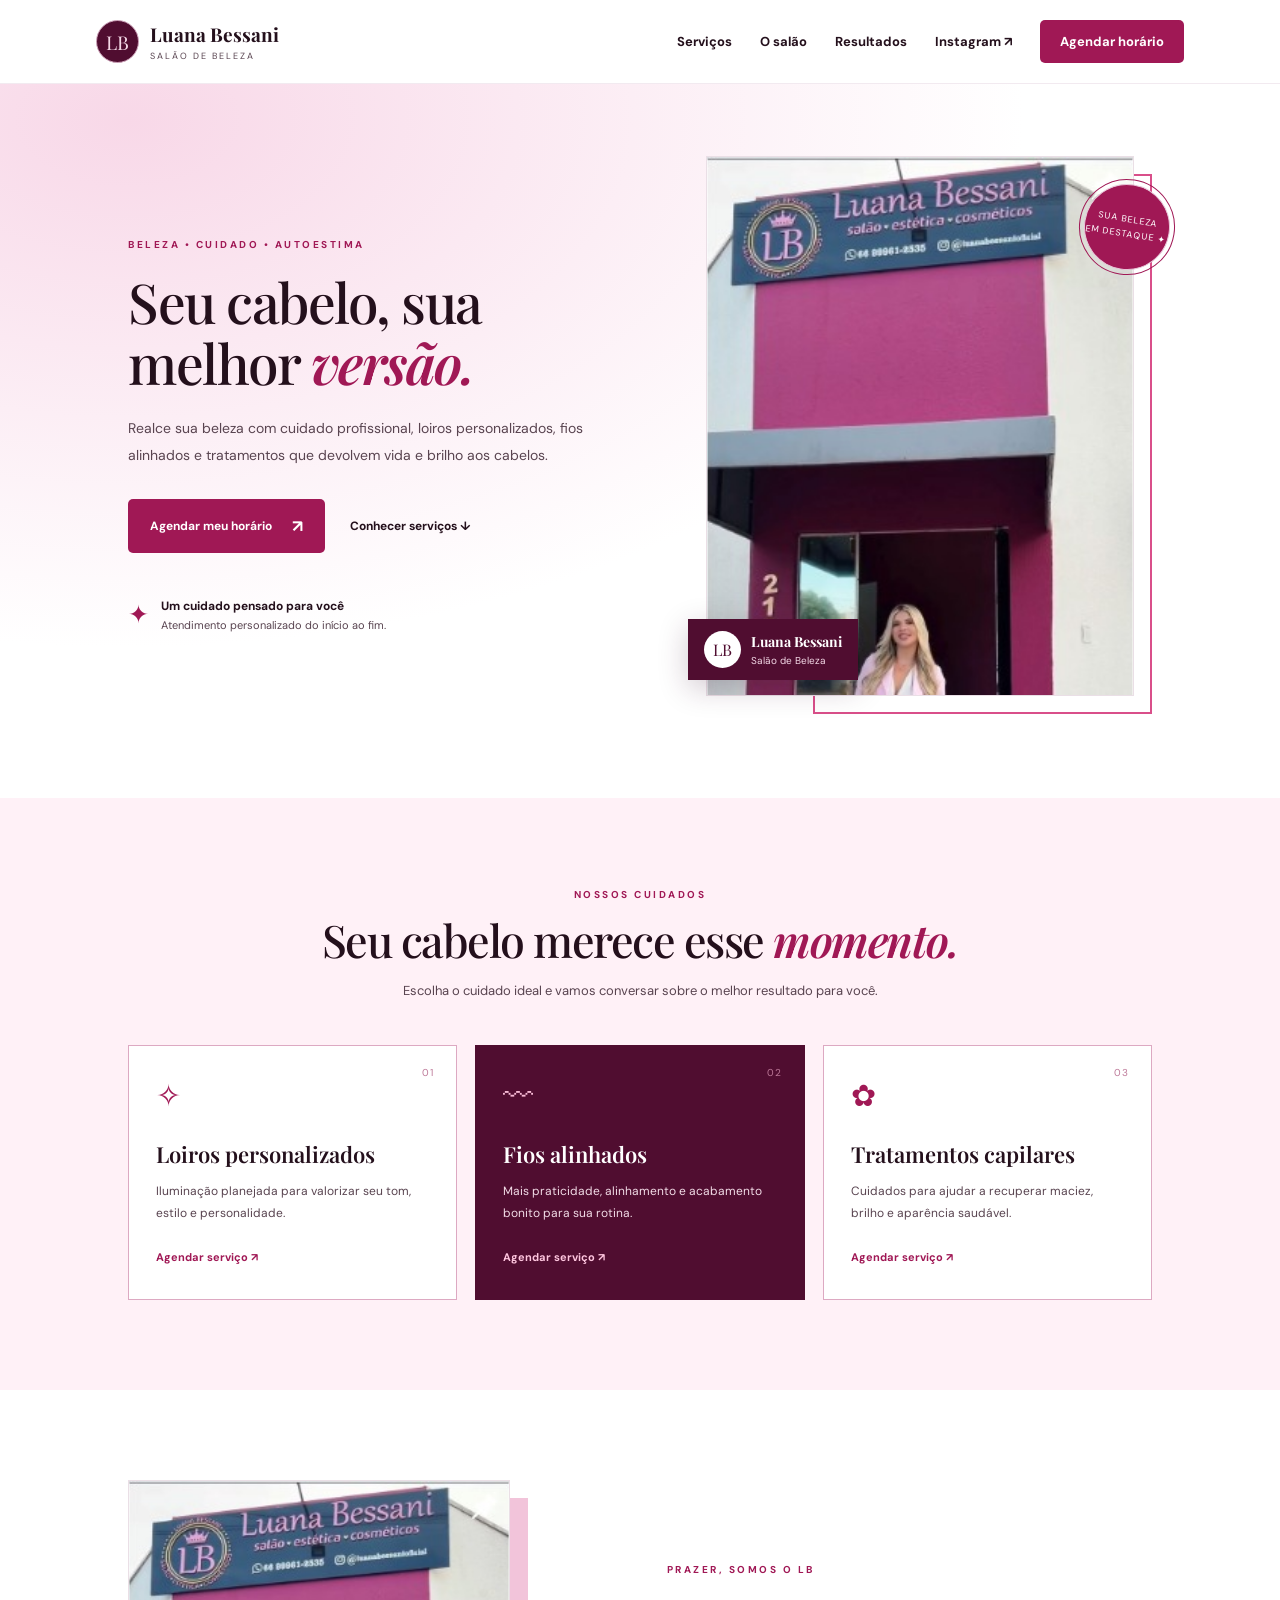
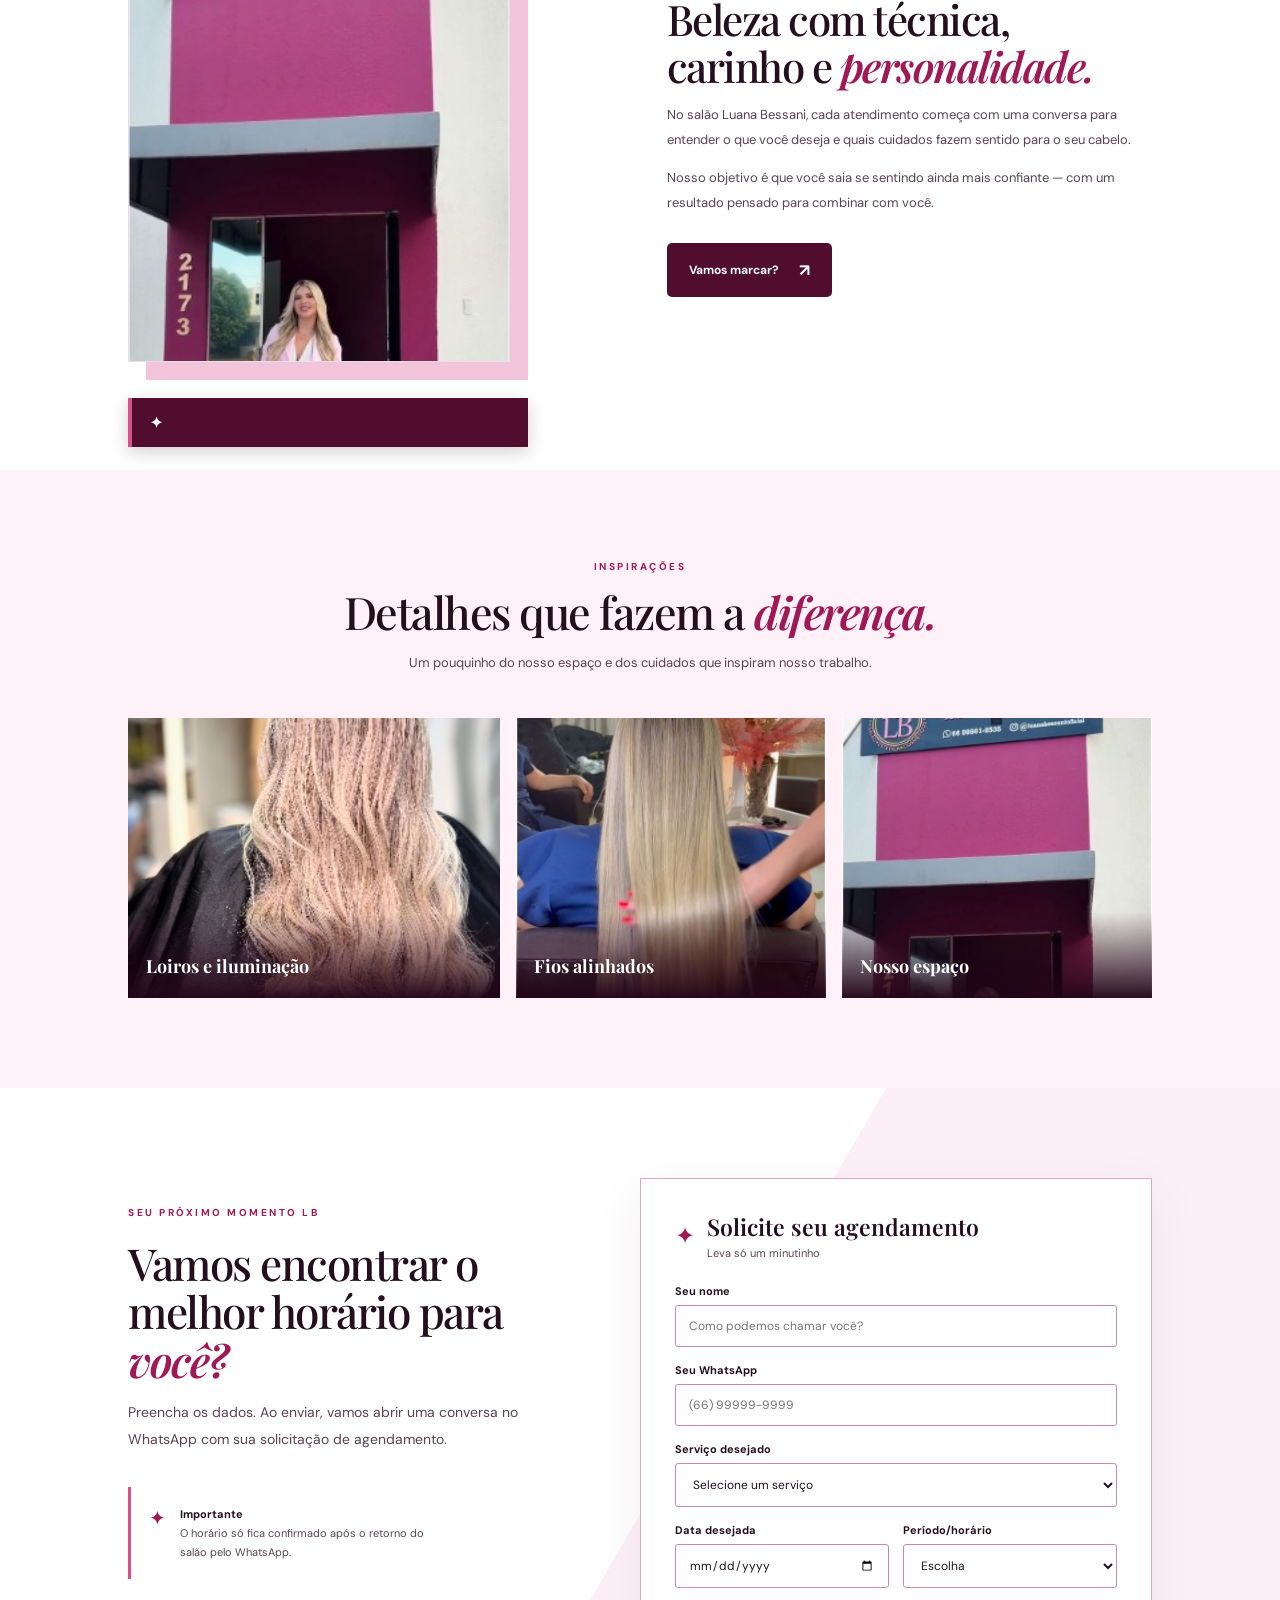
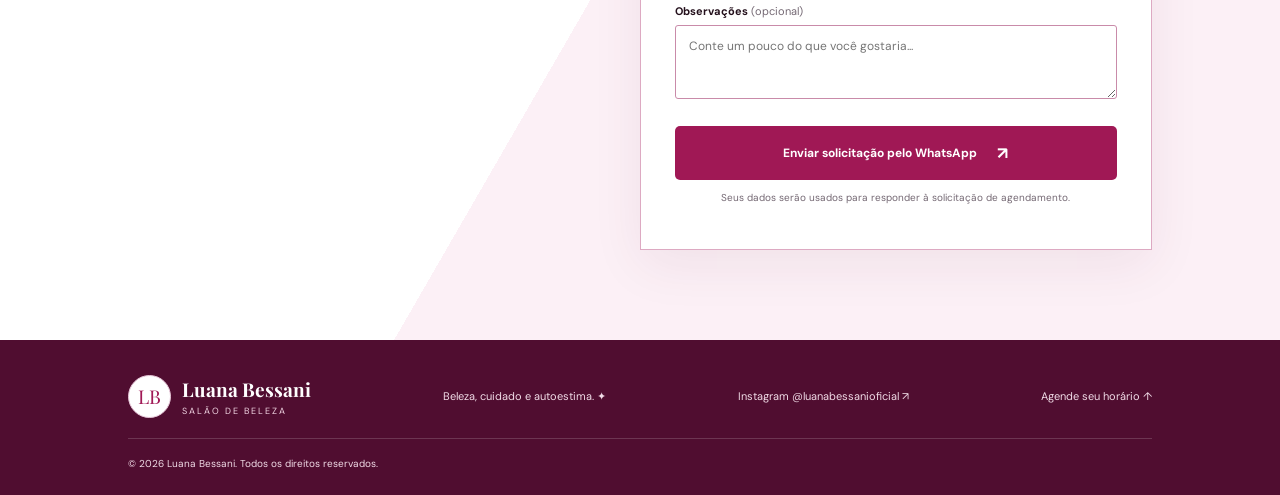
<file: index.html>
<!DOCTYPE html>
<html lang="pt-BR">
<head>
  <meta charset="UTF-8" />
  <meta name="viewport" content="width=device-width, initial-scale=1.0" />
  <meta name="theme-color" content="#500D30" />
  <meta name="description" content="Luana Bessani Salão de Beleza — loiros, fios alinhados e tratamentos capilares. Agende seu horário pelo WhatsApp." />
  <title>Luana Bessani | Salão de Beleza</title>
  <link rel="preconnect" href="https://fonts.googleapis.com" />
  <link rel="preconnect" href="https://fonts.gstatic.com" crossorigin />
  <link href="https://fonts.googleapis.com/css2?family=DM+Sans:wght@400;500;600;700&family=Playfair+Display:ital,wght@0,500;0,600;0,700;1,500;1,600&display=swap" rel="stylesheet" />
  <link rel="stylesheet" href="style.css" />
</head>
<body>
  <header class="topbar">
    <a class="brand" href="#inicio" aria-label="Luana Bessani - início">
      <span class="brand-mark">LB</span>
      <span><strong>Luana Bessani</strong><small>SALÃO DE BELEZA</small></span>
    </a>
    <button class="menu-toggle" id="menuToggle" aria-label="Abrir menu" aria-expanded="false">☰</button>
    <nav id="mainNav">
      <a href="#servicos">Serviços</a><a href="#sobre">O salão</a><a href="#galeria">Resultados</a>
      <a href="https://www.instagram.com/luanabessanioficial/" target="_blank" rel="noopener noreferrer">Instagram ↗</a>
      <a class="nav-cta" href="#agendamento">Agendar horário</a>
    </nav>
  </header>

  <main>
    <section class="hero" id="inicio">
      <div class="hero-copy">
        <span class="eyebrow">BELEZA • CUIDADO • AUTOESTIMA</span>
        <h1>Seu cabelo, sua melhor <em>versão.</em></h1>
        <p>Realce sua beleza com cuidado profissional, loiros personalizados, fios alinhados e tratamentos que devolvem vida e brilho aos cabelos.</p>
        <div class="hero-actions">
          <a class="button primary" href="#agendamento">Agendar meu horário <span>↗</span></a>
          <a class="text-link" href="#servicos">Conhecer serviços ↓</a>
        </div>
        <div class="hero-note"><span class="sparkle">✦</span><span><strong>Um cuidado pensado para você</strong><small>Atendimento personalizado do início ao fim.</small></span></div>
      </div>
      <div class="hero-visual">
        <img src="fachada-salao.jpg" alt="Fachada do salão Luana Bessani" />
        <div class="image-caption"><span class="caption-icon">LB</span><span><strong>Luana Bessani</strong><small>Salão de Beleza</small></span></div>
        <div class="round-stamp">SUA BELEZA<br />EM DESTAQUE ✦</div>
      </div>
    </section>

    <section class="services section" id="servicos">
      <div class="section-heading"><span class="eyebrow">NOSSOS CUIDADOS</span><h2>Seu cabelo merece esse <em>momento.</em></h2><p>Escolha o cuidado ideal e vamos conversar sobre o melhor resultado para você.</p></div>
      <div class="service-grid">
        <article class="service-card"><span class="service-number">01</span><div class="service-icon">✧</div><h3>Loiros personalizados</h3><p>Iluminação planejada para valorizar seu tom, estilo e personalidade.</p><a href="#agendamento" data-service="Loiros personalizados">Agendar serviço ↗</a></article>
        <article class="service-card featured"><span class="service-number">02</span><div class="service-icon">〰</div><h3>Fios alinhados</h3><p>Mais praticidade, alinhamento e acabamento bonito para sua rotina.</p><a href="#agendamento" data-service="Fios alinhados">Agendar serviço ↗</a></article>
        <article class="service-card"><span class="service-number">03</span><div class="service-icon">✿</div><h3>Tratamentos capilares</h3><p>Cuidados para ajudar a recuperar maciez, brilho e aparência saudável.</p><a href="#agendamento" data-service="Tratamentos capilares">Agendar serviço ↗</a></article>
      </div>
    </section>

    <section class="about section" id="sobre">
      <div class="about-photo">
        <img src="fachada-salao.jpg" alt="Entrada do salão Luana Bessani" />
        <div class="photo-label">✦</div>
      </div>
      <div class="about-copy">
        <span class="eyebrow">PRAZER, SOMOS O LB</span>
        <h2>Beleza com técnica, carinho e <em>personalidade.</em></h2>
        <p>No salão Luana Bessani, cada atendimento começa com uma conversa para entender o que você deseja e quais cuidados fazem sentido para o seu cabelo.</p>
        <p>Nosso objetivo é que você saia se sentindo ainda mais confiante — com um resultado pensado para combinar com você.</p>
        <a class="button dark" href="#agendamento">Vamos marcar? <span>↗</span></a>
      </div>
    </section>

    <section class="gallery section" id="galeria">
      <div class="section-heading"><span class="eyebrow">INSPIRAÇÕES</span><h2>Detalhes que fazem a <em>diferença.</em></h2><p>Um pouquinho do nosso espaço e dos cuidados que inspiram nosso trabalho.</p></div>
      <div class="gallery-grid">
        <figure class="gallery-large"><img src="cabelo-loiro.jpg" alt="Resultado de cabelo loiro com ondas" /><figcaption>Loiros e iluminação</figcaption></figure>
        <figure><img src="cabelo-liso.jpg" alt="Cabelo longo e alinhado" /><figcaption>Fios alinhados</figcaption></figure>
        <figure><img src="fachada-salao.jpg" alt="Fachada do salão" /><figcaption>Nosso espaço</figcaption></figure>
      </div>
    </section>

    <section class="booking section" id="agendamento">
      <div class="booking-intro">
        <span class="eyebrow">SEU PRÓXIMO MOMENTO LB</span>
        <h2>Vamos encontrar o melhor horário para <em>você?</em></h2>
        <p>Preencha os dados. Ao enviar, vamos abrir uma conversa no WhatsApp com sua solicitação de agendamento.</p>
        <div class="booking-tip"><span>✦</span><p><strong>Importante</strong><br />O horário só fica confirmado após o retorno do salão pelo WhatsApp.</p></div>
      </div>
      <form id="bookingForm" class="booking-form">
        <div class="form-title"><span>✦</span><div><h3>Solicite seu agendamento</h3><p>Leva só um minutinho</p></div></div>
        <label for="name">Seu nome</label><input id="name" name="name" type="text" placeholder="Como podemos chamar você?" autocomplete="name" required />
        <label for="phone">Seu WhatsApp</label><input id="phone" name="phone" type="tel" placeholder="(66) 99999-9999" autocomplete="tel" required />
        <label for="service">Serviço desejado</label>
        <select id="service" name="service" required><option value="">Selecione um serviço</option><option>Loiros personalizados</option><option>Fios alinhados</option><option>Tratamentos capilares</option><option>Corte e finalização</option><option>Quero uma avaliação</option><option>Outro serviço</option></select>
        <div class="form-row">
          <div><label for="date">Data desejada</label><input id="date" name="date" type="date" required /></div>
          <div><label for="time">Período/horário</label><select id="time" name="time" required><option value="">Escolha</option><option>Manhã</option><option>Início da tarde</option><option>Fim da tarde</option><option>Tenho flexibilidade</option></select></div>
        </div>
        <label for="message">Observações <span class="optional">(opcional)</span></label>
        <textarea id="message" name="message" rows="3" placeholder="Conte um pouco do que você gostaria..."></textarea>
        <button class="button primary submit-button" type="submit">Enviar solicitação pelo WhatsApp <span>↗</span></button>
        <p class="privacy-note">Seus dados serão usados para responder à solicitação de agendamento.</p>
        <p id="formStatus" class="form-status" role="status" aria-live="polite"></p>
      </form>
    </section>
  </main>

  <footer>
    <a class="brand footer-brand" href="#inicio"><span class="brand-mark">LB</span><span><strong>Luana Bessani</strong><small>SALÃO DE BELEZA</small></span></a>
    <p>Beleza, cuidado e autoestima. ✦</p>
    <a href="https://www.instagram.com/luanabessanioficial/" target="_blank" rel="noopener noreferrer">Instagram @luanabessanioficial ↗</a>
    <a href="#agendamento">Agende seu horário ↑</a>
    <small class="copyright">© <span id="year"></span> Luana Bessani. Todos os direitos reservados.</small>
  </footer>
  <script src="script.js"></script>
</body>
</html>
</file>
<file: style.css>
@import url('https://fonts.googleapis.com/css2?family=DM+Sans:wght@400;500;600;700&family=Playfair+Display:ital,wght@0,500;0,600;0,700;1,500;1,600&display=swap');

:root {
  --plum: #A01855;
  --plum-dark: #500D30;
  --pink: #F2C4DA;
  --rose: #D94F8A;
  --ink: #24101C;
  --muted: #594450;
  --cream: #FFF1F7;
  --line: #DDA9C2;
  --white: #FFFFFF;
}
* { box-sizing: border-box; }
html { scroll-behavior: smooth; scroll-padding-top: 90px; }
body { margin: 0; background: var(--white); color: var(--ink); font-family: 'DM Sans', sans-serif; }
a { color: inherit; text-decoration: none; }
img { max-width: 100%; }
.topbar { min-height: 84px; padding: 0 7.5%; display: flex; align-items: center; justify-content: space-between; gap: 24px; border-bottom: 1px solid #f2eaf0; background: var(--white); position: sticky; top: 0; z-index: 20; }
.brand { display: flex; align-items: center; gap: 11px; flex-shrink: 0; }
.brand-mark { height: 43px; width: 43px; border-radius: 50%; display: grid; place-items: center; background: var(--plum-dark); border: 1px solid #cda2b9; color: #f4d9e7; font-family: 'Playfair Display', serif; font-size: 19px; }
.brand strong { display: block; font-family: 'Playfair Display', serif; font-size: 19px; }
.brand small { display: block; font-size: 9px; letter-spacing: 2px; color: var(--muted); margin-top: 3px; }
.topbar nav { display: flex; align-items: center; gap: 28px; font-size: 13px; font-weight: 700; }
.topbar nav > a:not(.nav-cta):hover, .text-link:hover { color: var(--plum); }
.nav-cta { padding: 13px 20px; border-radius: 5px; background: var(--plum); color: var(--white); }
.menu-toggle { display: none; background: none; border: 0; color: var(--plum-dark); font-size: 27px; cursor: pointer; }
.hero { padding: 72px 10% 84px; display: grid; grid-template-columns: 1fr .9fr; align-items: center; gap: 8%; background: radial-gradient(ellipse at 10% 5%, #F8D8E8 0, transparent 55%), var(--white); }
.eyebrow { font-size: 10px; letter-spacing: 2.5px; font-weight: 700; color: var(--plum); display: block; margin-bottom: 20px; }
.hero h1, .section h2 { font-family: 'Playfair Display', serif; font-size: clamp(39px, 4.3vw, 61px); line-height: 1.11; font-weight: 500; letter-spacing: -1.5px; margin: 0 0 22px; }
.hero h1 em, .section h2 em { color: var(--plum); font-weight: 600; }
.hero-copy > p, .section-heading > p, .about-copy > p, .booking-intro > p { color: var(--muted); font-size: 14px; line-height: 1.9; max-width: 500px; }
.hero-actions { display: flex; align-items: center; flex-wrap: wrap; gap: 25px; margin-top: 30px; }
.button { border: 0; display: inline-flex; align-items: center; justify-content: center; gap: 20px; padding: 16px 22px; border-radius: 5px; font: 700 12px 'DM Sans', sans-serif; cursor: pointer; transition: transform .2s, background .2s; }
.button:hover { transform: translateY(-2px); }
.primary { background: var(--plum); color: var(--white); }
.primary:hover { background: var(--plum-dark); }
.button span { font-size: 17px; }
.text-link { font-size: 12px; font-weight: 700; }
.hero-note { display: flex; align-items: center; gap: 12px; margin-top: 45px; }
.sparkle { font-size: 25px; color: var(--plum); }
.hero-note strong, .hero-note small { display: block; }
.hero-note strong { font-size: 12px; }
.hero-note small { font-size: 11px; color: var(--muted); margin-top: 4px; }
.hero-visual { min-width: 0; height: auto; aspect-ratio: 4 / 5; max-height: 560px; position: relative; padding: 0 18px 18px 0; }
.hero-visual::before { content: ''; position: absolute; right: 0; top: 18px; bottom: 0; width: 75%; border: 2px solid var(--rose); }
.hero-visual > img { position: relative; display: block; width: 100%; height: 100%; object-fit: cover; object-position: center 35%; background: var(--cream); border: 1px solid #eadfe6; }
.image-caption { position: absolute; bottom: 34px; left: -18px; background: var(--plum-dark); color: var(--white); box-shadow: 0 8px 30px #3c17333b; padding: 12px 16px; display: flex; align-items: center; gap: 10px; max-width: calc(100% - 12px); z-index: 2; }
.caption-icon { height: 37px; width: 37px; flex: 0 0 37px; border-radius: 50%; display: grid; place-items: center; background: var(--white); color: var(--plum-dark); font-family: 'Playfair Display', serif; }
.image-caption strong, .image-caption small { display: block; }
.image-caption strong { font-family: 'Playfair Display', serif; font-size: 14px; }
.image-caption small { font-size: 10px; color: #f4d9e7; margin-top: 3px; }
.round-stamp { position: absolute; right: -18px; top: 28px; width: 86px; height: 86px; border-radius: 50%; background: var(--plum); color: var(--white); display: grid; place-content: center; text-align: center; font-size: 9px; line-height: 1.7; letter-spacing: 1px; transform: rotate(9deg); border: 1px solid #e8c4d7; outline: 1px solid var(--plum); outline-offset: 4px; z-index: 3; }
.section { padding: 90px 10%; }
.section-heading { text-align: center; max-width: 650px; margin: 0 auto 42px; }
.section-heading .eyebrow { margin-bottom: 14px; }
.section h2 { font-size: clamp(34px, 3.5vw, 46px); margin-bottom: 14px; }
.section-heading > p { margin: 0 auto; font-size: 13px; }
.services, .gallery { background: var(--cream); }
.service-grid { display: grid; grid-template-columns: repeat(3, 1fr); gap: 18px; }
.service-card { background: var(--white); padding: 30px 27px 28px; border: 1px solid var(--line); position: relative; min-height: 255px; }
.service-card.featured { background: var(--plum-dark); color: var(--white); border-color: var(--plum-dark); }
.service-number { position: absolute; right: 22px; top: 20px; color: #bd7898; font-size: 10px; letter-spacing: 1px; }
.service-icon { font-size: 30px; color: var(--plum); margin-bottom: 24px; }
.featured .service-icon { color: #f5b8d3; }
.service-card h3 { font-family: 'Playfair Display', serif; font-size: 22px; font-weight: 600; margin: 0 0 12px; }
.service-card p { font-size: 12px; line-height: 1.8; color: var(--muted); min-height: 45px; }
.service-card.featured p { color: #f2dce7; }
.service-card > a { display: inline-block; font-size: 11px; font-weight: 700; color: var(--plum); margin-top: 12px; }
.service-card.featured > a { color: #ffc6df; }
.about { display: grid; grid-template-columns: .9fr 1fr; gap: 10%; align-items: center; }
.about-photo { position: relative; padding: 0 18px 18px 0; aspect-ratio: 4 / 5; max-height: 500px; min-width: 0; }
.about-photo::before { content: ''; position: absolute; left: 18px; top: 18px; right: 0; bottom: 0; background: var(--pink); }
.about-photo img { position: relative; display: block; width: 100%; height: 100%; object-fit: cover; object-position: center 38%; background: var(--cream); border: 1px solid #eadfe6; }

.photo-label {
  position: absolute;
  left: 0;
  bottom: -18px;
  transform: translateY(100%);
  padding: 14px 18px;
  width: 100%;
  background: #500D30;
  color: #FFFFFF;
  font-family: 'Playfair Display', serif;
  font-size: 15px;
  font-weight: 700;
  line-height: 1.4;
  border-left: 4px solid #D94F8A;
  box-shadow: 0 5px 18px #00000030;
  z-index: 2;
}
.about-copy h2 { font-size: 42px; }
.about-copy > p { font-size: 13px; }
.dark { background: var(--plum-dark); color: var(--white); margin-top: 15px; }
.dark:hover { background: var(--plum); }
.gallery-grid { display: grid; grid-template-columns: 1.2fr 1fr 1fr; gap: 16px; }
.gallery-grid figure { height: 280px; margin: 0; position: relative; overflow: hidden; background: #eadde5; }
.gallery-grid img { display: block; width: 100%; height: 100%; object-fit: cover; transition: transform .4s; }
.gallery-grid figure:hover img { transform: scale(1.04); }
.gallery-grid figcaption { position: absolute; left: 0; right: 0; bottom: 0; padding: 42px 18px 18px; color: var(--white); font-family: 'Playfair Display', serif; font-size: 18px; font-weight: 700; line-height: 1.4; background: linear-gradient(to bottom, transparent, rgba(35, 5, 23, .96)); z-index: 2; }
.booking { display: grid; grid-template-columns: .8fr 1fr; gap: 10%; align-items: start; background: linear-gradient(120deg, var(--white) 50%, #fcf0f6 50%); }
.booking-intro { padding-top: 28px; }
.booking-intro h2 { font-size: 44px; }
.booking-tip { display: flex; gap: 14px; align-items: flex-start; margin-top: 35px; padding: 18px; background: var(--white); border-left: 3px solid var(--rose); max-width: 340px; }
.booking-tip > span { font-size: 20px; color: var(--plum); }
.booking-tip p { font-size: 11px; color: var(--muted); line-height: 1.7; margin: 0; }
.booking-tip strong { color: var(--ink); }
.booking-form { background: var(--white); padding: 32px 34px; border: 1px solid var(--line); box-shadow: 0 15px 50px #55213c12; }
.form-title { display: flex; align-items: center; gap: 12px; margin-bottom: 24px; }
.form-title > span { color: var(--plum); font-size: 24px; }
.form-title h3 { font-family: 'Playfair Display', serif; font-size: 23px; font-weight: 600; margin: 0; }
.form-title p { font-size: 11px; color: var(--muted); margin: 4px 0 0; }
.booking-form label { display: block; font-size: 11px; font-weight: 700; margin: 16px 0 7px; }
.booking-form input, .booking-form select, .booking-form textarea { width: 100%; border: 1px solid #c98ba9; background: var(--white); padding: 12px 13px; font: 12px 'DM Sans', sans-serif; color: var(--ink); border-radius: 3px; outline: none; }
.booking-form input:focus, .booking-form select:focus, .booking-form textarea:focus { border-color: var(--plum); box-shadow: 0 0 0 3px #a0185518; }
.booking-form textarea { resize: vertical; }
.form-row { display: grid; grid-template-columns: 1fr 1fr; gap: 14px; }
.optional { font-weight: 400; color: #746873; }
.submit-button { width: 100%; margin-top: 22px; }
.privacy-note { font-size: 10px; color: #746873; line-height: 1.5; text-align: center; }
.form-status { font-size: 12px; color: var(--plum); text-align: center; }
footer { padding: 35px 10% 25px; background: var(--plum-dark); color: var(--white); display: flex; align-items: center; justify-content: space-between; gap: 20px; flex-wrap: wrap; }
.footer-brand .brand-mark { background: var(--white); color: var(--plum); border-color: #e6c5d7; }
.footer-brand small { color: #f1d5e3; }
footer > p, footer > a:not(.brand) { font-size: 11px; color: #f1dce7; }
footer .copyright { width: 100%; border-top: 1px solid #ffffff2a; padding-top: 18px; font-size: 10px; color: #f1dce7; }

@media (max-width: 900px) {
  .topbar { padding: 0 5%; }
  .topbar nav { gap: 16px; }
  .hero { padding-left: 7%; padding-right: 7%; }
  .section { padding: 75px 7%; }
  .about { gap: 7%; }
  .booking { gap: 6%; }
}
@media (max-width: 760px) {
  .topbar { height: 74px; min-height: 74px; }
  .menu-toggle { display: block; }
  .topbar nav { display: none; position: absolute; top: 74px; left: 0; right: 0; background: var(--white); padding: 22px 6%; box-shadow: 0 15px 20px #32152820; flex-direction: column; align-items: stretch; gap: 20px; }
  .topbar nav.open { display: flex; }
  .nav-cta { text-align: center; }
  .hero { padding: 55px 7%; grid-template-columns: 1fr; gap: 45px; }
  .hero h1 { font-size: 48px; }
  .hero-visual { width: calc(100% - 16px); margin: 0 10px 0 6px; max-height: none; }
  .section { padding: 70px 7%; }
  .service-grid { grid-template-columns: 1fr; }
  .service-card { min-height: auto; }
  .service-card p { min-height: 0; }
  .about { grid-template-columns: 1fr; gap: 38px; }
  .about-photo { width: calc(100% - 10px); max-height: none; margin: 0 0 0 5px; }
  .about-copy h2, .booking-intro h2 { font-size: 38px; }
  .gallery-grid { grid-template-columns: 1fr 1fr; }
  .gallery-grid figure { height: 230px; }
  .gallery-large { grid-column: span 2; }
  .booking { grid-template-columns: 1fr; gap: 30px; }
  .booking-intro { padding-top: 0; }
  .booking-form { padding: 27px 22px; }
  footer { padding: 30px 7%; }
}
@media (max-width: 480px) {
  .hero h1 { font-size: 42px; }
  .hero-actions { align-items: flex-start; flex-direction: column; gap: 18px; }
  .hero-visual { width: calc(100% - 12px); }
  .image-caption { left: -7px; bottom: 28px; }
  .round-stamp { right: -8px; width: 72px; height: 72px; font-size: 8px; }
  .section h2 { font-size: 34px; }
  .gallery-grid { grid-template-columns: 1fr; }
  .gallery-large { grid-column: auto; }
  .gallery-grid figure { height: 260px; }
  .form-row { grid-template-columns: 1fr; gap: 0; }
  .booking-form { padding: 24px 17px; }
  .photo-label { left: 0; bottom: 20px; max-width: calc(100% - 10px); font-size: 14px; padding: 12px 14px; }
  footer { align-items: flex-start; flex-direction: column; gap: 15px; }
  footer .copyright { margin-top: 5px; }
}
</file>
